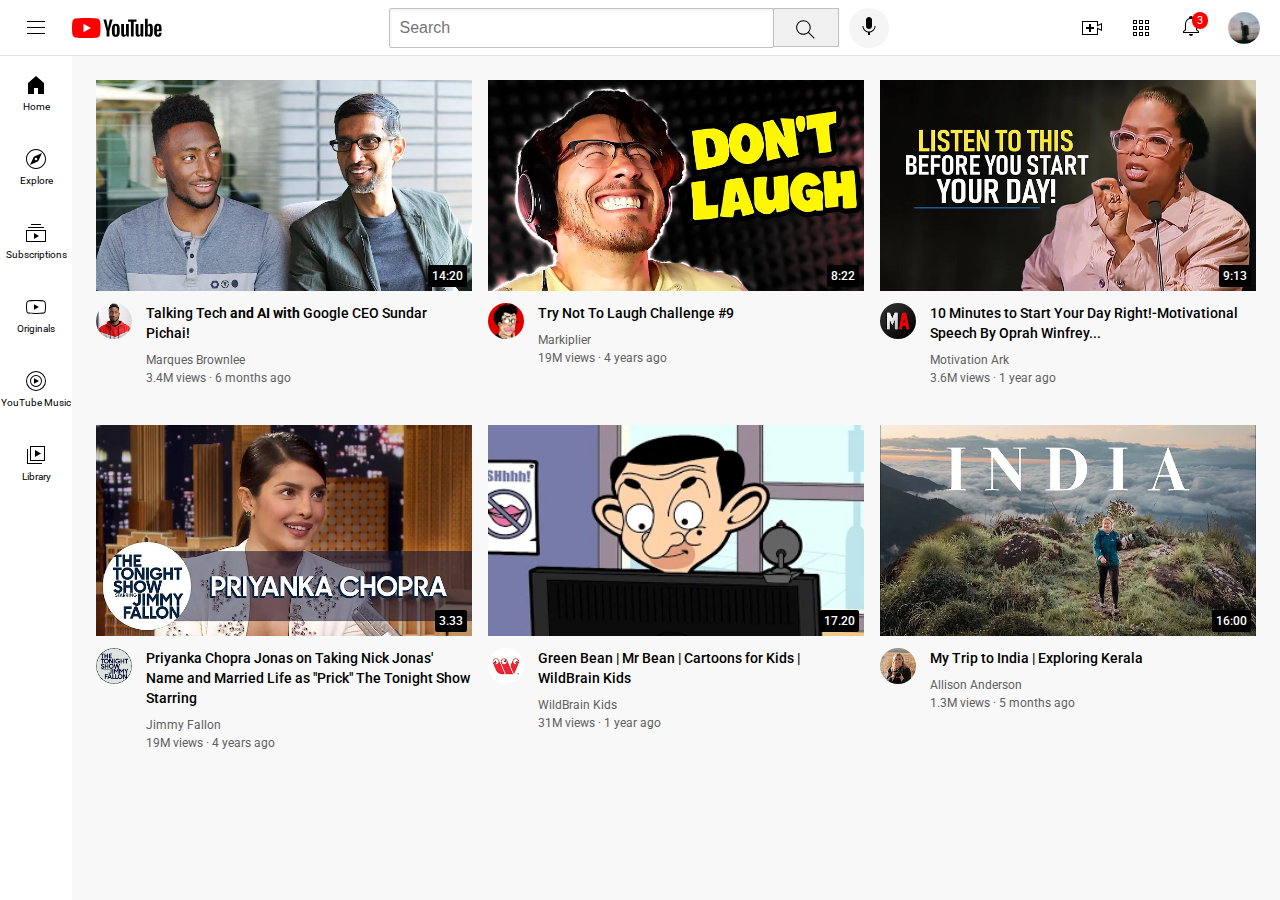
<file: index.html>
<!DOCTYPE html>
<html>
  <head>
    <title>YouTube.com Clone</title>

    <link rel="preconnect" href="https://fonts.googleapis.com">
<link rel="preconnect" href="https://fonts.gstatic.com" crossorigin>
<link href="https://fonts.googleapis.com/css2?family=Roboto:wght@400;500;700&display=swap" rel="stylesheet">
   
  <link rel="stylesheet" href="styles/general.css">
  <link rel="stylesheet" href="styles/header.css">
  <link rel="stylesheet" href="styles/video.css">
  <link rel="stylesheet" href="styles/sidebar.css">
  </head>
  <body>
    <div class="header">
      <div class="left-section">
        <img class="hamburger-menu" src="icons/hamburger-menu.svg">
        <img class="youtube-logo" src="icons/youtube-logo.svg">
      </div>
      <div class="middle-section">
        <input class="search-bar"  placeholder="Search">
        <button class="search-button">
          <img class="search-icon" src="icons/search.svg">
        </button>
        <button class="voice-search-button">
          <img class="voice-search-icon" src="icons/voice-search-icon.svg">
        </button>
      </div>
    
      <div class="right-section">
        <img class="upload-icon" src="icons/upload.svg">
        <img class="youtube-apps-icon" src="icons/youtube-apps.svg">
        <div class="notifications-icon-container">
        <img class="notifications-icon" src="icons/notifications.svg">
        <div class="notifications-count">3</div>
        </div>
        <img class="current-user-picture" src="channel-pictures/profilepic.jpg">
      </div>
    </div>
    
    <div class="sidebar">
      <div class="sidebar-link">
        <img src="icons/home.svg">
        <div>Home</div>
      </div>
      <div class="sidebar-link">
        <img src="icons/explore.svg">
        <div>Explore</div>
      </div>
      <div class="sidebar-link">
        <img src="icons/subscriptions.svg">
        <div>Subscriptions</div>
      </div>
      <div class="sidebar-link">
        <img src="icons/originals.svg">
        <div>Originals</div>
      </div>
      <div class="sidebar-link">
        <img src="icons/youtube-music.svg">
        <div>YouTube Music</div>
      </div>
      <div class="sidebar-link">
        <img src="icons/library.svg">
        <div>Library</div>
      </div>
    </div>
    <div class="video-grid">
      <div class="video-preview">
        <div class="thumbnail-row">
          <img class="thumbnail" src="thumbnails/firstpic.webp"> 
          <div class="video-time">14:20</div>
      </div>
        <div class="video-info-grid">
          <div class="channel-pictures">
            <img class="profile-picture" src="channel-pictures/dp1.jpg">
          </div>
          <div class="video-info">
            <p class="video-title">
              Talking Tech <strong>and AI with</strong> Google CEO Sundar Pichai!
            </p>
            <p class="video-author">
              Marques Brownlee
            </p>
            <p class="video-stats">
              3.4M views &#183; 6 months ago
            </p>
          </div>
        </div>
      </div>
  
        
      <div class="video-preview">
        <div class="thumbnail-row">
          <img class="thumbnail" src="thumbnails/laugh.webp"> 
          <div class="video-time">8:22</div>
      </div>
        <div class="video-info-grid">
          <div class="channel-pictures">
            <img class="profile-picture" src="channel-pictures/dp2.jpg">
          </div>
          <div class="video-info">
            <p class="video-title">
              Try Not To Laugh Challenge #9
            </p>
            <p class="video-author">
              Markiplier
            </p>
            <p class="video-stats">
              19M views &#183; 4 years ago
            </p>
          </div>
        </div>
      </div>
  
      <div class="video-preview">
        <div class="thumbnail-row">
          <img class="thumbnail" src="thumbnails/motivation.webp"> 
          <div class="video-time">9:13</div>
      </div>
        <div class="video-info-grid">
          <div class="channel-pictures">
            <img class="profile-picture" src="channel-pictures/dp4.jpg">
          </div>
          <div class="video-info">
            <p class="video-title">
              10 Minutes to Start Your Day Right!-Motivational Speech By Oprah Winfrey...
            </p>
            <p class="video-author">
              Motivation Ark 
            </p>
            <p class="video-stats">
              3.6M views &#183; 1 year ago
            </p>
          </div>
        </div>
      </div>
  
        
      <div class="video-preview">
        <div class="thumbnail-row">
          <img class="thumbnail" src="thumbnails/priyanka.webp">
          <div class="video-time">3.33</div> 
      </div>
        <div class="video-info-grid">
          <div class="channel-pictures">
            <img class="profile-picture" src="channel-pictures/dp3.jpg">
          </div>
          <div class="video-info">
            <p class="video-title">
              Priyanka Chopra Jonas on Taking Nick Jonas' Name and Married Life as "Prick"
              The Tonight Show Starring 

            </p>
            <p class="video-author">
              Jimmy Fallon 
            </p>
            <p class="video-stats">
              19M views &#183; 4 years ago
            </p>
          </div>
        </div>
      </div>
  
      <div class="video-preview">
        <div class="thumbnail-row">
          <img class="thumbnail" src="thumbnails/mrBean.webp">
          <div class="video-time">17.20</div> 
      </div>
        <div class="video-info-grid">
          <div class="channel-pictures">
            <img class="profile-picture" src="channel-pictures/dp6.jpg">
          </div>
          <div class="video-info">
            <p class="video-title">
              Green Bean | Mr Bean | Cartoons for
Kids | WildBrain Kids
            </p>
            <p class="video-author">
              WildBrain Kids 
            </p>
            <p class="video-stats">
              31M views &#183; 1 year ago
            </p>
          </div>
        </div>
      </div>
  
        
      <div class="video-preview">
        <div class="thumbnail-row">
          <img class="thumbnail" src="thumbnails/tourist.webp"> 
          <div class="video-time">16:00</div>
      </div>
        <div class="video-info-grid">
          <div class="channel-pictures">
            <img class="profile-picture" src="channel-pictures/dp5.jpg">
          </div>
          <div class="video-info">
            <p class="video-title">
              My Trip to India | Exploring Kerala
            </p>
            <p class="video-author">
              Allison Anderson
            </p>
            <p class="video-stats">
              1.3M views &#183; 5 months ago
            </p>
          </div>
        </div>
      </div>
    </div>
    

  </body>
</html>
</file>
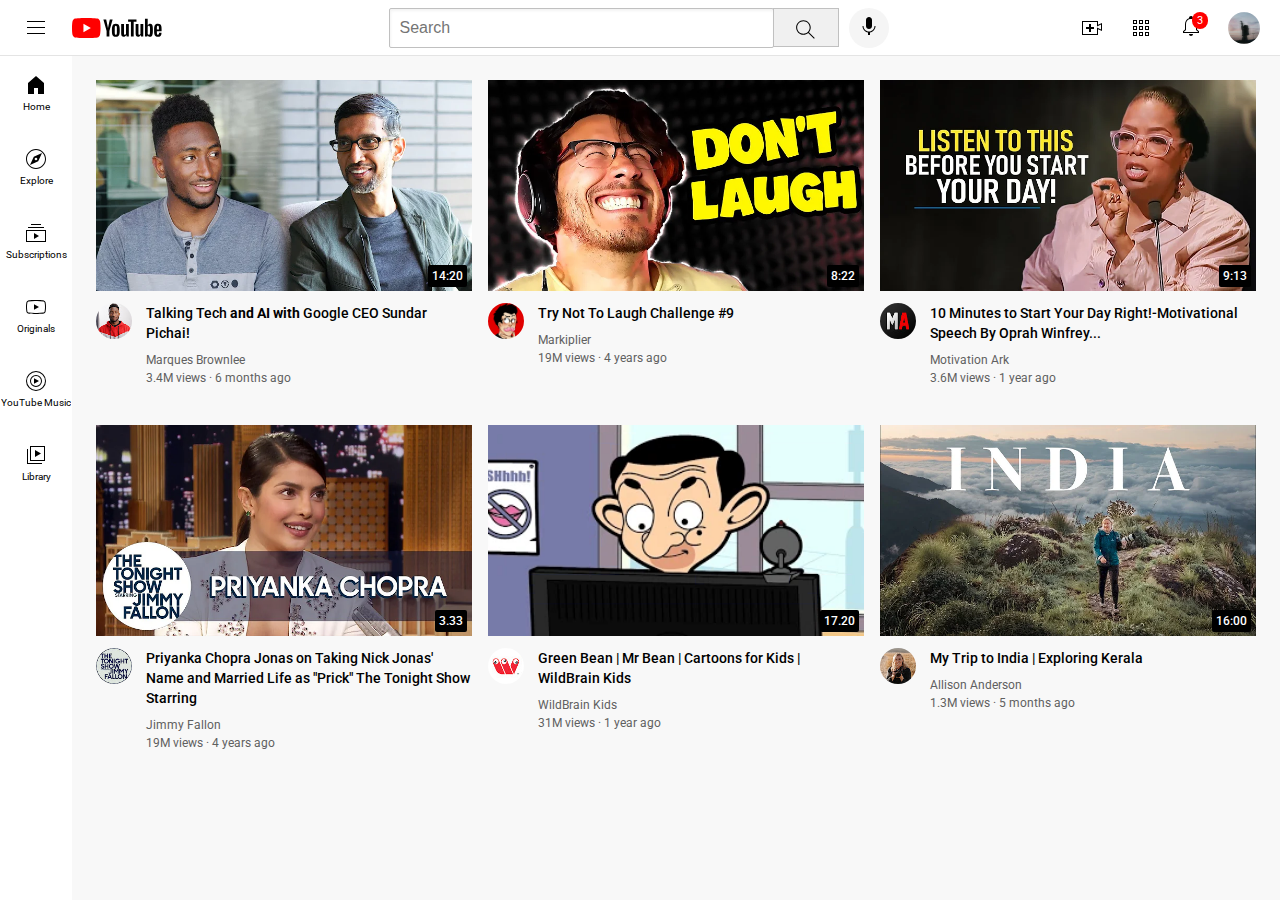
<file: youtube.html>
<!DOCTYPE html>
<html>
  <head>
    <title>YouTube.com Clone</title>

    <link rel="preconnect" href="https://fonts.googleapis.com">
<link rel="preconnect" href="https://fonts.gstatic.com" crossorigin>
<link href="https://fonts.googleapis.com/css2?family=Roboto:wght@400;500;700&display=swap" rel="stylesheet">
   
  <link rel="stylesheet" href="styles/general.css">
  <link rel="stylesheet" href="styles/header.css">
  <link rel="stylesheet" href="styles/video.css">
  <link rel="stylesheet" href="styles/sidebar.css">
  </head>
  <body>
    <div class="header">
      <div class="left-section">
        <img class="hamburger-menu" src="icons/hamburger-menu.svg">
        <img class="youtube-logo" src="icons/youtube-logo.svg">
      </div>
      <div class="middle-section">
        <input class="search-bar"  placeholder="Search">
        <button class="search-button">
          <img class="search-icon" src="icons/search.svg">
        </button>
        <button class="voice-search-button">
          <img class="voice-search-icon" src="icons/voice-search-icon.svg">
        </button>
      </div>
    
      <div class="right-section">
        <img class="upload-icon" src="icons/upload.svg">
        <img class="youtube-apps-icon" src="icons/youtube-apps.svg">
        <div class="notifications-icon-container">
        <img class="notifications-icon" src="icons/notifications.svg">
        <div class="notifications-count">3</div>
        </div>
        <img class="current-user-picture" src="channel-pictures/profilepic.jpg">
      </div>
    </div>
    
    <div class="sidebar">
      <div class="sidebar-link">
        <img src="icons/home.svg">
        <div>Home</div>
      </div>
      <div class="sidebar-link">
        <img src="icons/explore.svg">
        <div>Explore</div>
      </div>
      <div class="sidebar-link">
        <img src="icons/subscriptions.svg">
        <div>Subscriptions</div>
      </div>
      <div class="sidebar-link">
        <img src="icons/originals.svg">
        <div>Originals</div>
      </div>
      <div class="sidebar-link">
        <img src="icons/youtube-music.svg">
        <div>YouTube Music</div>
      </div>
      <div class="sidebar-link">
        <img src="icons/library.svg">
        <div>Library</div>
      </div>
    </div>
    <div class="video-grid">
      <div class="video-preview">
        <div class="thumbnail-row">
          <img class="thumbnail" src="thumbnails/firstpic.webp"> 
          <div class="video-time">14:20</div>
      </div>
        <div class="video-info-grid">
          <div class="channel-pictures">
            <img class="profile-picture" src="channel-pictures/dp1.jpg">
          </div>
          <div class="video-info">
            <p class="video-title">
              Talking Tech <strong>and AI with</strong> Google CEO Sundar Pichai!
            </p>
            <p class="video-author">
              Marques Brownlee
            </p>
            <p class="video-stats">
              3.4M views &#183; 6 months ago
            </p>
          </div>
        </div>
      </div>
  
        
      <div class="video-preview">
        <div class="thumbnail-row">
          <img class="thumbnail" src="thumbnails/laugh.webp"> 
          <div class="video-time">8:22</div>
      </div>
        <div class="video-info-grid">
          <div class="channel-pictures">
            <img class="profile-picture" src="channel-pictures/dp2.jpg">
          </div>
          <div class="video-info">
            <p class="video-title">
              Try Not To Laugh Challenge #9
            </p>
            <p class="video-author">
              Markiplier
            </p>
            <p class="video-stats">
              19M views &#183; 4 years ago
            </p>
          </div>
        </div>
      </div>
  
      <div class="video-preview">
        <div class="thumbnail-row">
          <img class="thumbnail" src="thumbnails/motivation.webp"> 
          <div class="video-time">9:13</div>
      </div>
        <div class="video-info-grid">
          <div class="channel-pictures">
            <img class="profile-picture" src="channel-pictures/dp4.jpg">
          </div>
          <div class="video-info">
            <p class="video-title">
              10 Minutes to Start Your Day Right!-Motivational Speech By Oprah Winfrey...
            </p>
            <p class="video-author">
              Motivation Ark 
            </p>
            <p class="video-stats">
              3.6M views &#183; 1 year ago
            </p>
          </div>
        </div>
      </div>
  
        
      <div class="video-preview">
        <div class="thumbnail-row">
          <img class="thumbnail" src="thumbnails/priyanka.webp">
          <div class="video-time">3.33</div> 
      </div>
        <div class="video-info-grid">
          <div class="channel-pictures">
            <img class="profile-picture" src="channel-pictures/dp3.jpg">
          </div>
          <div class="video-info">
            <p class="video-title">
              Priyanka Chopra Jonas on Taking Nick Jonas' Name and Married Life as "Prick"
              The Tonight Show Starring 

            </p>
            <p class="video-author">
              Jimmy Fallon 
            </p>
            <p class="video-stats">
              19M views &#183; 4 years ago
            </p>
          </div>
        </div>
      </div>
  
      <div class="video-preview">
        <div class="thumbnail-row">
          <img class="thumbnail" src="thumbnails/mrBean.webp">
          <div class="video-time">17.20</div> 
      </div>
        <div class="video-info-grid">
          <div class="channel-pictures">
            <img class="profile-picture" src="channel-pictures/dp6.jpg">
          </div>
          <div class="video-info">
            <p class="video-title">
              Green Bean | Mr Bean | Cartoons for
Kids | WildBrain Kids
            </p>
            <p class="video-author">
              WildBrain Kids 
            </p>
            <p class="video-stats">
              31M views &#183; 1 year ago
            </p>
          </div>
        </div>
      </div>
  
        
      <div class="video-preview">
        <div class="thumbnail-row">
          <img class="thumbnail" src="thumbnails/tourist.webp"> 
          <div class="video-time">16:00</div>
      </div>
        <div class="video-info-grid">
          <div class="channel-pictures">
            <img class="profile-picture" src="channel-pictures/dp5.jpg">
          </div>
          <div class="video-info">
            <p class="video-title">
              My Trip to India | Exploring Kerala
            </p>
            <p class="video-author">
              Allison Anderson
            </p>
            <p class="video-stats">
              1.3M views &#183; 5 months ago
            </p>
          </div>
        </div>
      </div>
    </div>
    

  </body>
</html>
</file>
<file: styles/general.css>
p{
  font-family: Roboto, Arial;
  margin-top: 0;
  margin-bottom: 0;
}
body{
  margin: 0;
  padding-top: 80px;
  padding-left: 96px;
  padding-right: 24px;
  background-color: rgb(248,248,248);
}
</file>
<file: styles/header.css>
.header{
  height: 55px;

  display: flex;
  flex-direction: row;
  justify-content:space-between;

  position: fixed;
  top: 0;
  left: 0;
  right: 0;
  z-index:100;

  background-color: white;
  border-bottom-width: 1px;
  border-bottom-style: solid;
  border-bottom-color: rgb(228, 228, 228);
}
.left-section{
  display: flex;
  align-items:center;
}
.hamburger-menu{
  height: 24px;
  margin-left: 24px;
  margin-right: 24px;
}
.youtube-logo{
  height: 20px;
}
.middle-section{
  flex: 1;
  margin-left: 70px;
  margin-right: 35px;
  max-width:500px;
  display: flex;
  align-items: center;
}
.search-bar {
  flex: 1;
  height: 36px;
  padding-left: 10px;
  font-size: 16px;
  border: 1px solid rgb(192, 192, 192);
  border-radius: 2px;
  box-shadow: inset 1px 2px 3px rgba(0, 0, 0, 0.05);
  width: 0;
}
.search-bar::placeholder {
  font-size: 16px;
}
.search-button {
  height: 39px;
  width: 66px;
  background-color: rgb(240, 240, 240);
  border-width: 1px;
  border-style: solid;
  border-color: rgb(192, 192, 192);
  margin-left: -1px;
  margin-right: 10px;
}

.search-icon {
  height: 25px;
  padding-top: 6px;
}
.voice-search-button {
  height: 40px;
  width: 40px;
  border-radius: 20px;
  border: none;
  background-color: rgb(245, 245, 245);
}
.voice-search-icon {
  height: 24px;
}
.right-section{
  width: 180px;
  margin-right: 20px;
  display: flex;
  align-items: center;
  justify-content: space-between;
  flex-shrink: 0;
}
.upload-icon {
  height: 24px;
}
.youtube-apps-icon {
  height: 24px;
}

.notifications-icon {
  height: 24px;
}
.notifications-icon-container{
  position: relative;
}
.notifications-count{
  position: absolute;
  top: -2px;
  right: -5px;
  background-color: red;
  color: white;
  font-family: Roboto, Arial;
  font-size: 11px;
  padding-left: 5px;
  padding-right: 5px;
  padding-top: 2px;
  padding-bottom: 2px;
  border-radius: 10px;
}
.current-user-picture {
  height: 32px;
  border-radius: 16px;
}
</file>
<file: styles/video.css>
.thumbnail {
  width:100%;
}

.video-title{
  margin-top: 0;
  font-size: 14px;
  font-weight: 500;
  line-height: 20px;
  margin-bottom: 10px;
}

.video-info-grid {
  display:grid;
  grid-template-columns: 50px 1fr;
}
.profile-picture {
  width: 36px;
  border-radius: 50px;
}
.thumbnail-row{
  margin-bottom: 8px;
  position: relative;
}
.video-author,
.video-stats{
  font-size: 12px;
 color: rgb(96, 96, 96);
}
.video-author{
  margin-bottom: 4px;
}

.video-grid{
  display:grid;
  grid-template-columns:1fr 1fr 1fr;
  column-gap: 16px;
  row-gap:40px;
}
.video-time{
  font-family: Roboto,Arial;
  font-size: 12px;
  font-weight: 500;
  padding-left: 4px;
  padding-right: 4px;
  padding-top: 4px;
  padding-bottom: 4px;
  border-radius: 2px;
  background-color: black;
  color: white;
  position: absolute;
  bottom: 8px;
  right: 5px;
}
</file>
<file: styles/sidebar.css>
.sidebar{
  position:fixed;
  left:0;
  bottom: 0;
  top: 55px;
  background-color: white;
  width: 72px;
  color: black;
}

.sidebar-link{
  height: 74px;
  display: flex;
  justify-content: center;
  align-items: center;
  flex-direction: column;
  cursor: pointer;
}
.sidebar-link:hover {
  background-color: rgb(235, 235, 235);
}

.sidebar-link img {
  height: 24px;
  margin-bottom: 4px;
}

.sidebar-link div {
  font-family: Roboto, Arial;
  font-size: 10px;
}
</file>
